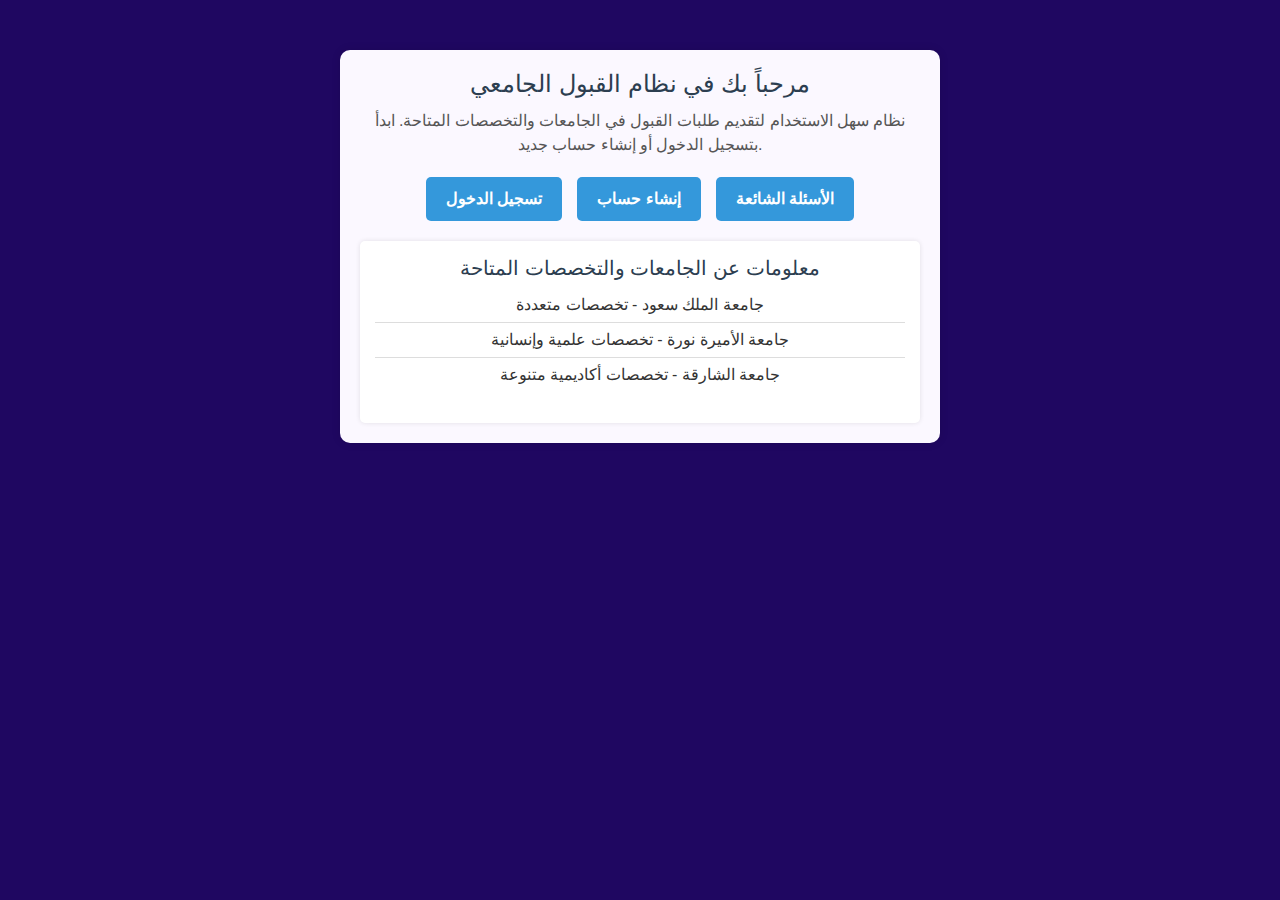
<file: university-web/index.html>
<!DOCTYPE html>
<html lang="ar">
<head>
    <meta charset="UTF-8">
    <meta name="viewport" content="width=device-width, initial-scale=1.0">
    <title>الصفحة الرئيسية</title>
    <!-- تضمين Bootstrap CSS -->
    <link href="https://cdn.jsdelivr.net/npm/bootstrap@5.3.0-alpha1/dist/css/bootstrap.min.css" rel="stylesheet">
    <style>
        /* تنسيق الحاوية الرئيسية */
        body {
            background-color: #1f0761; /* لون الخلفية (يمكن تغييره) */
            margin: 0;
            padding: 0;
            font-family: Arial, sans-serif;
        }

        .home-container {
            text-align: center;
            max-width: 600px;
            margin: 50px auto;
            padding: 20px;
            background-color: #fbf8ff;
            border-radius: 10px;
            box-shadow: 0 0 10px rgba(0, 0, 0, 0.1);
        }

        /* عنوان الترحيب */
        .home-container h1 {
            color: #2c3e50;
            font-size: 24px;
            margin-bottom: 10px;
        }

        /* الفقرة التعريفية */
        .home-container p {
            color: #555;
            font-size: 16px;
            margin-bottom: 20px;
        }

        /* تنسيق الروابط */
        .home-links {
            display: flex;
            justify-content: center;
            gap: 15px;
            margin-bottom: 20px;
            flex-wrap: wrap;
        }

        .home-link {
            text-decoration: none;
            padding: 10px 20px;
            background-color: #3498db;
            color: white;
            border-radius: 5px;
            transition: background 0.3s ease-in-out;
            font-weight: bold;
        }

        .home-link.secondary {
            background-color: #6c757d;
        }

        .home-link:hover {
            background-color: #2980b9;
        }

        .home-link.secondary:hover {
            background-color: #5a6268;
        }

        /* قسم المعلومات */
        .home-info {
            background-color: white;
            padding: 15px;
            border-radius: 5px;
            box-shadow: 0 0 5px rgba(0, 0, 0, 0.1);
        }

        .home-info h2 {
            color: #2c3e50;
            font-size: 20px;
        }

        .home-info ul {
            list-style: none;
            padding: 0;
        }

        .home-info li {
            font-size: 16px;
            color: #333;
            padding: 5px 0;
            border-bottom: 1px solid #ddd;
        }

        .home-info li:last-child {
            border-bottom: none;
        }

        /* تحسين استجابة الصفحة */
        @media (max-width: 768px) {
            .home-container {
                width: 90%; /* جعل العرض يتناسب مع الشاشات الصغيرة */
            }
        }
    </style>
</head>
<body>
    <!-- محتوى الصفحة -->
    <div class="home-container">
        <!-- عنوان الترحيب -->
        <h1>مرحباً بك في نظام القبول الجامعي</h1>
        <p>نظام سهل الاستخدام لتقديم طلبات القبول في الجامعات والتخصصات المتاحة. ابدأ بتسجيل الدخول أو إنشاء حساب جديد.</p>

        <!-- روابط تسجيل الدخول وإنشاء الحساب -->
        <div class="home-links">
            <a href="login.php" class="home-link">تسجيل الدخول</a>
            <a href="register.php" class="home-link">إنشاء حساب</a>
            <a href="faq.html" class="home-link ">الأسئلة الشائعة</a>
        </div>

        <!-- قسم المعلومات -->
        <div class="home-info">
            <h2>معلومات عن الجامعات والتخصصات المتاحة</h2>
            <ul>
                <li>جامعة الملك سعود - تخصصات متعددة</li>
                <li>جامعة الأميرة نورة - تخصصات علمية وإنسانية</li>
                <li>جامعة الشارقة - تخصصات أكاديمية متنوعة</li>
            </ul>
        </div>
    </div>

    <!-- تضمين Bootstrap JS -->
    <script src="https://cdn.jsdelivr.net/npm/bootstrap@5.3.0-alpha1/dist/js/bootstrap.bundle.min.js"></script>
</body>
</html>
</file>
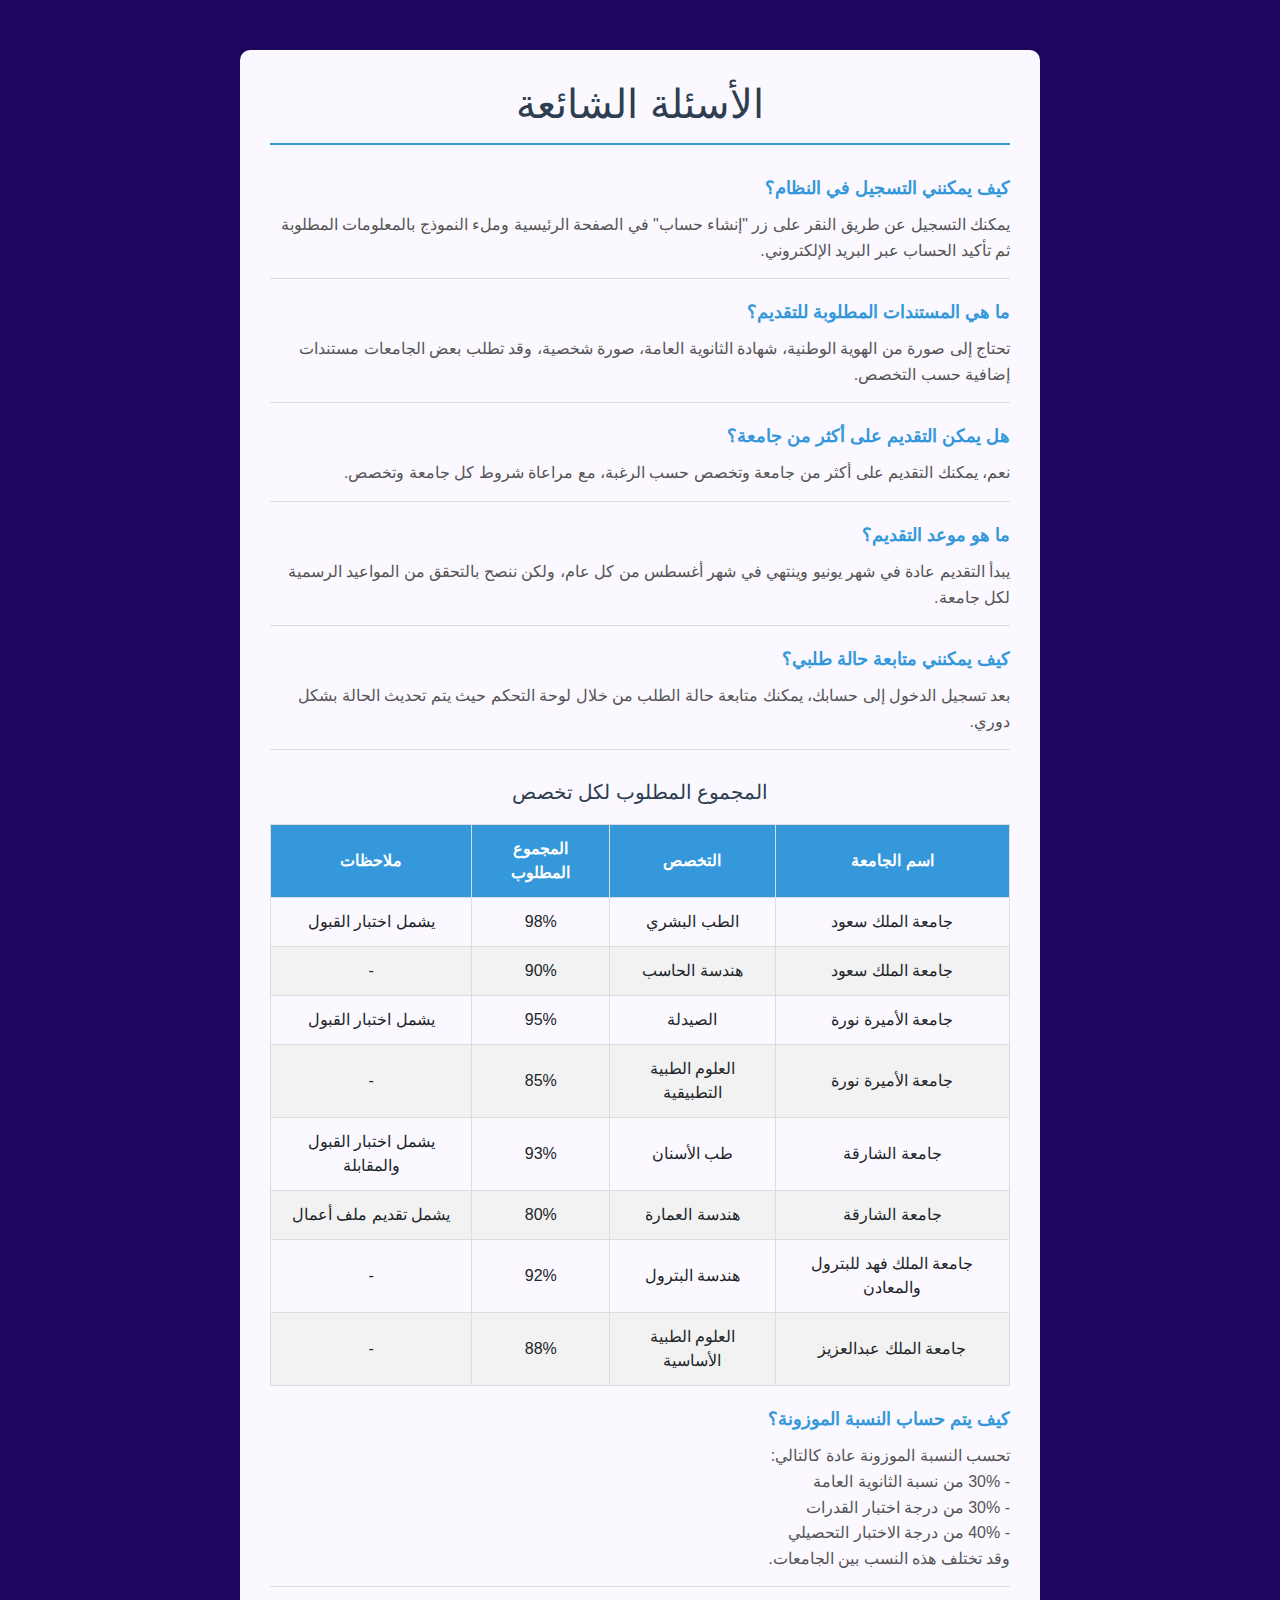
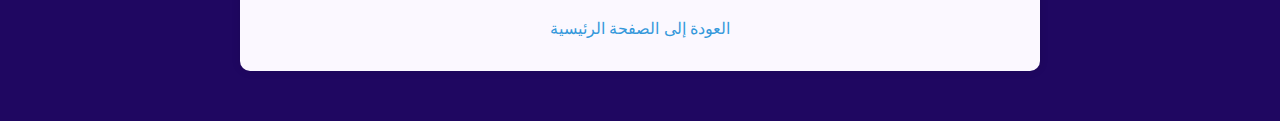
<file: university-web/faq.html>
<!DOCTYPE html>
<html lang="ar" dir="rtl">
<head>
    <meta charset="UTF-8">
    <meta name="viewport" content="width=device-width, initial-scale=1.0">
    <title>الأسئلة الشائعة - نظام القبول الجامعي</title>
    <!-- تضمين Bootstrap CSS -->
    <link href="https://cdn.jsdelivr.net/npm/bootstrap@5.3.0-alpha1/dist/css/bootstrap.min.css" rel="stylesheet">
    <style>
        body {
            background-color: #1f0761;
            margin: 0;
            padding: 0;
            font-family: Arial, sans-serif;
        }
        
        .faq-container {
            max-width: 800px;
            margin: 50px auto;
            padding: 30px;
            background-color: #fbf8ff;
            border-radius: 10px;
            box-shadow: 0 0 10px rgba(0, 0, 0, 0.1);
        }
        
        .faq-title {
            color: #2c3e50;
            text-align: center;
            margin-bottom: 30px;
            padding-bottom: 15px;
            border-bottom: 2px solid #3498db;
        }
        
        .faq-item {
            margin-bottom: 20px;
            border-bottom: 1px solid #ddd;
            padding-bottom: 15px;
        }
        
        .faq-question {
            color: #3498db;
            font-weight: bold;
            font-size: 18px;
            margin-bottom: 10px;
            cursor: pointer;
        }
        
        .faq-answer {
            color: #555;
            line-height: 1.6;
        }
        
        .back-link {
            display: block;
            text-align: center;
            margin-top: 30px;
            color: #3498db;
            text-decoration: none;
        }
        
        .back-link:hover {
            text-decoration: underline;
        }
        
        /* تنسيق جدول التخصصات */
        .majors-table {
            width: 100%;
            border-collapse: collapse;
            margin: 20px 0;
        }
        
        .majors-table th, .majors-table td {
            border: 1px solid #ddd;
            padding: 12px;
            text-align: center;
        }
        
        .majors-table th {
            background-color: #3498db;
            color: white;
        }
        
        .majors-table tr:nth-child(even) {
            background-color: #f2f2f2;
        }
        
        .majors-table tr:hover {
            background-color: #e6f7ff;
        }
        
        .table-title {
            color: #2c3e50;
            text-align: center;
            margin: 30px 0 15px;
            font-size: 20px;
        }
        
        @media (max-width: 768px) {
            .faq-container {
                width: 90%;
                padding: 20px;
            }
            
            .majors-table {
                font-size: 14px;
            }
            
            .majors-table th, .majors-table td {
                padding: 8px;
            }
        }
    </style>
</head>
<body>
    <div class="faq-container">
        <h1 class="faq-title">الأسئلة الشائعة</h1>
        
        <div class="faq-item">
            <div class="faq-question">كيف يمكنني التسجيل في النظام؟</div>
            <div class="faq-answer">
                يمكنك التسجيل عن طريق النقر على زر "إنشاء حساب" في الصفحة الرئيسية وملء النموذج بالمعلومات المطلوبة ثم تأكيد الحساب عبر البريد الإلكتروني.
            </div>
        </div>
        
        <div class="faq-item">
            <div class="faq-question">ما هي المستندات المطلوبة للتقديم؟</div>
            <div class="faq-answer">
                تحتاج إلى صورة من الهوية الوطنية، شهادة الثانوية العامة، صورة شخصية، وقد تطلب بعض الجامعات مستندات إضافية حسب التخصص.
            </div>
        </div>
        
        <div class="faq-item">
            <div class="faq-question">هل يمكن التقديم على أكثر من جامعة؟</div>
            <div class="faq-answer">
                نعم، يمكنك التقديم على أكثر من جامعة وتخصص حسب الرغبة، مع مراعاة شروط كل جامعة وتخصص.
            </div>
        </div>
        
        <div class="faq-item">
            <div class="faq-question">ما هو موعد التقديم؟</div>
            <div class="faq-answer">
                يبدأ التقديم عادة في شهر يونيو وينتهي في شهر أغسطس من كل عام، ولكن ننصح بالتحقق من المواعيد الرسمية لكل جامعة.
            </div>
        </div>
        
        <div class="faq-item">
            <div class="faq-question">كيف يمكنني متابعة حالة طلبي؟</div>
            <div class="faq-answer">
                بعد تسجيل الدخول إلى حسابك، يمكنك متابعة حالة الطلب من خلال لوحة التحكم حيث يتم تحديث الحالة بشكل دوري.
            </div>
        </div>
        
        <!-- قسم المجموع لكل تخصص -->
        <h2 class="table-title">المجموع المطلوب لكل تخصص</h2>
        
        <table class="majors-table">
            <thead>
                <tr>
                    <th>اسم الجامعة</th>
                    <th>التخصص</th>
                    <th>المجموع المطلوب</th>
                    <th>ملاحظات</th>
                </tr>
            </thead>
            <tbody>
                <tr>
                    <td>جامعة الملك سعود</td>
                    <td>الطب البشري</td>
                    <td>98%</td>
                    <td>يشمل اختبار القبول</td>
                </tr>
                <tr>
                    <td>جامعة الملك سعود</td>
                    <td>هندسة الحاسب</td>
                    <td>90%</td>
                    <td>-</td>
                </tr>
                <tr>
                    <td>جامعة الأميرة نورة</td>
                    <td>الصيدلة</td>
                    <td>95%</td>
                    <td>يشمل اختبار القبول</td>
                </tr>
                <tr>
                    <td>جامعة الأميرة نورة</td>
                    <td>العلوم الطبية التطبيقية</td>
                    <td>85%</td>
                    <td>-</td>
                </tr>
                <tr>
                    <td>جامعة الشارقة</td>
                    <td>طب الأسنان</td>
                    <td>93%</td>
                    <td>يشمل اختبار القبول والمقابلة</td>
                </tr>
                <tr>
                    <td>جامعة الشارقة</td>
                    <td>هندسة العمارة</td>
                    <td>80%</td>
                    <td>يشمل تقديم ملف أعمال</td>
                </tr>
                <tr>
                    <td>جامعة الملك فهد للبترول والمعادن</td>
                    <td>هندسة البترول</td>
                    <td>92%</td>
                    <td>-</td>
                </tr>
                <tr>
                    <td>جامعة الملك عبدالعزيز</td>
                    <td>العلوم الطبية الأساسية</td>
                    <td>88%</td>
                    <td>-</td>
                </tr>
            </tbody>
        </table>
        
        <div class="faq-item">
            <div class="faq-question">كيف يتم حساب النسبة الموزونة؟</div>
            <div class="faq-answer">
                تحسب النسبة الموزونة عادة كالتالي:<br>
                - 30% من نسبة الثانوية العامة<br>
                - 30% من درجة اختبار القدرات<br>
                - 40% من درجة الاختبار التحصيلي<br>
                وقد تختلف هذه النسب بين الجامعات.
            </div>
        </div>
        
        <a href="index.html" class="back-link">العودة إلى الصفحة الرئيسية</a>
    </div>

    <!-- تضمين Bootstrap JS -->
    <script src="https://cdn.jsdelivr.net/npm/bootstrap@5.3.0-alpha1/dist/js/bootstrap.bundle.min.js"></script>
    <script>
        // إضافة تأثير للأسئلة
        document.querySelectorAll('.faq-question').forEach(question => {
            question.addEventListener('click', () => {
                const answer = question.nextElementSibling;
                answer.style.display = answer.style.display === 'none' ? 'block' : 'none';
            });
        });
    </script>
</body>
</html>
</file>
